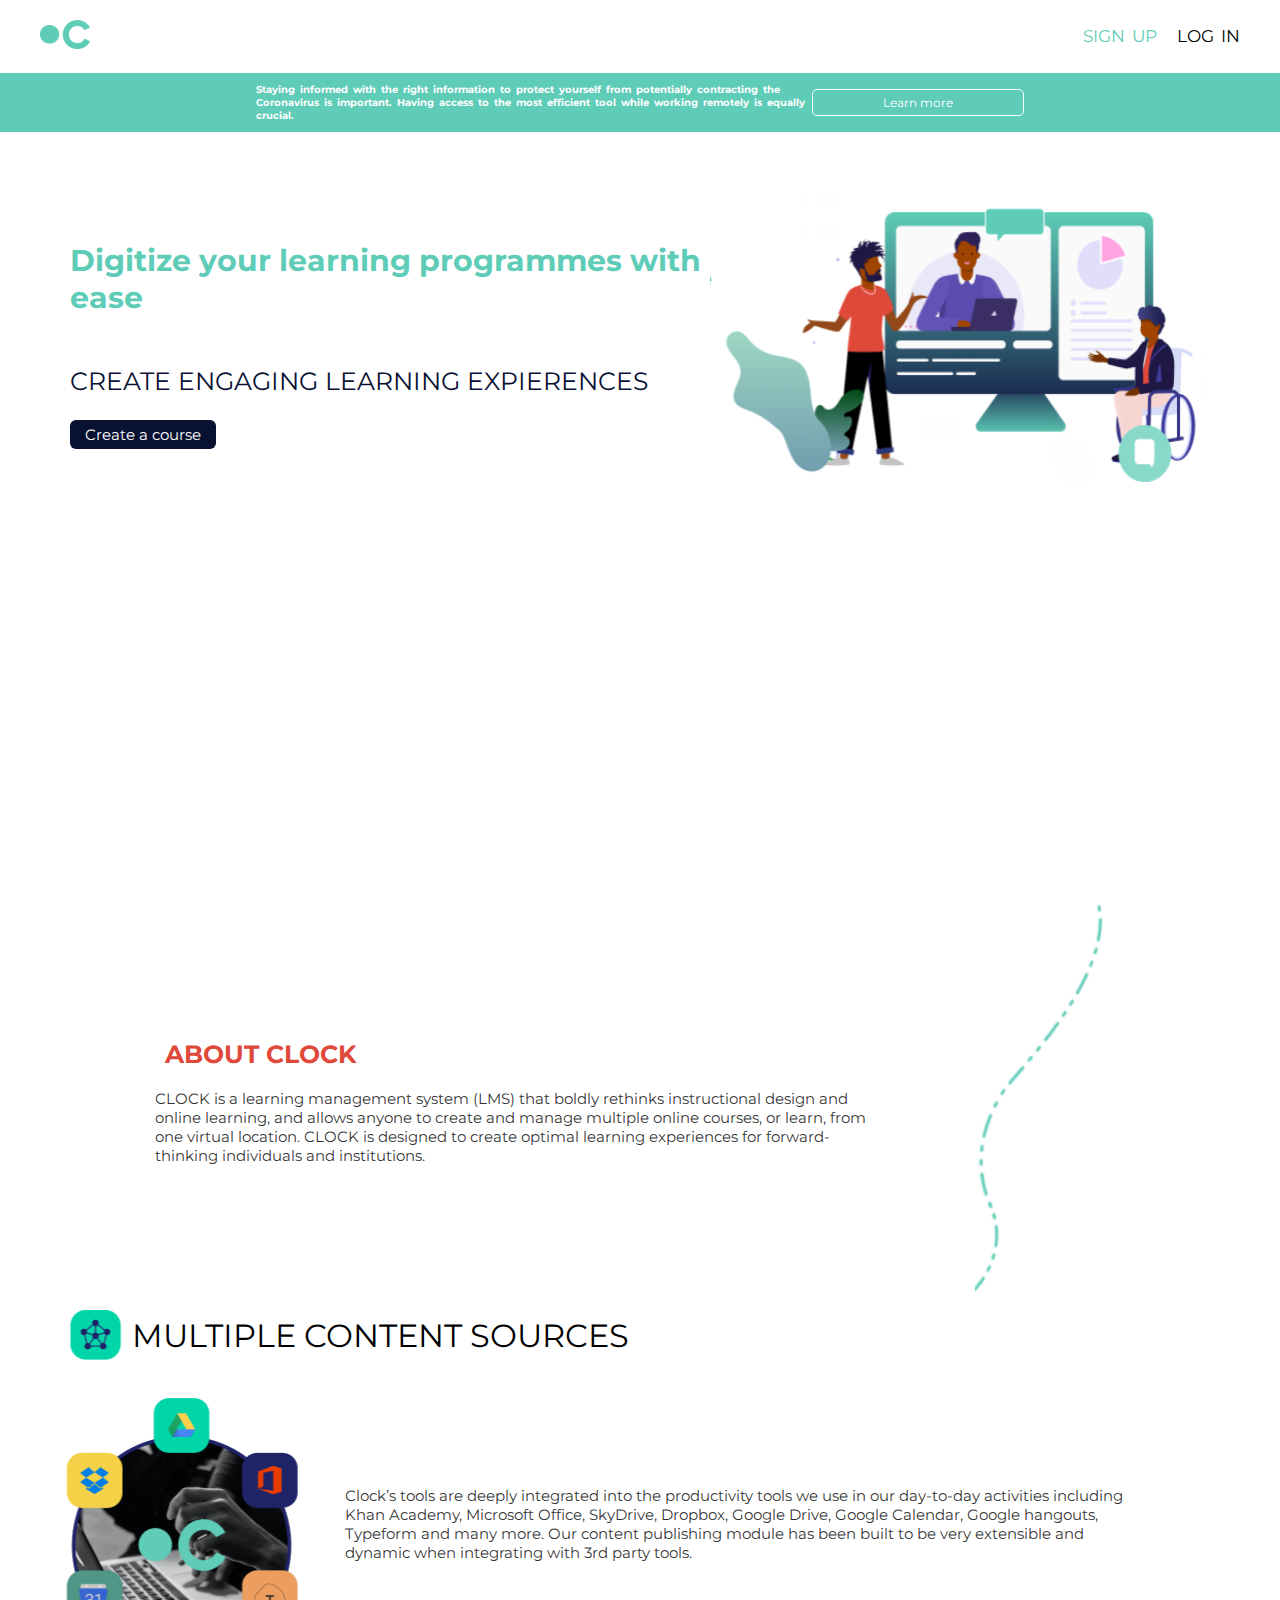
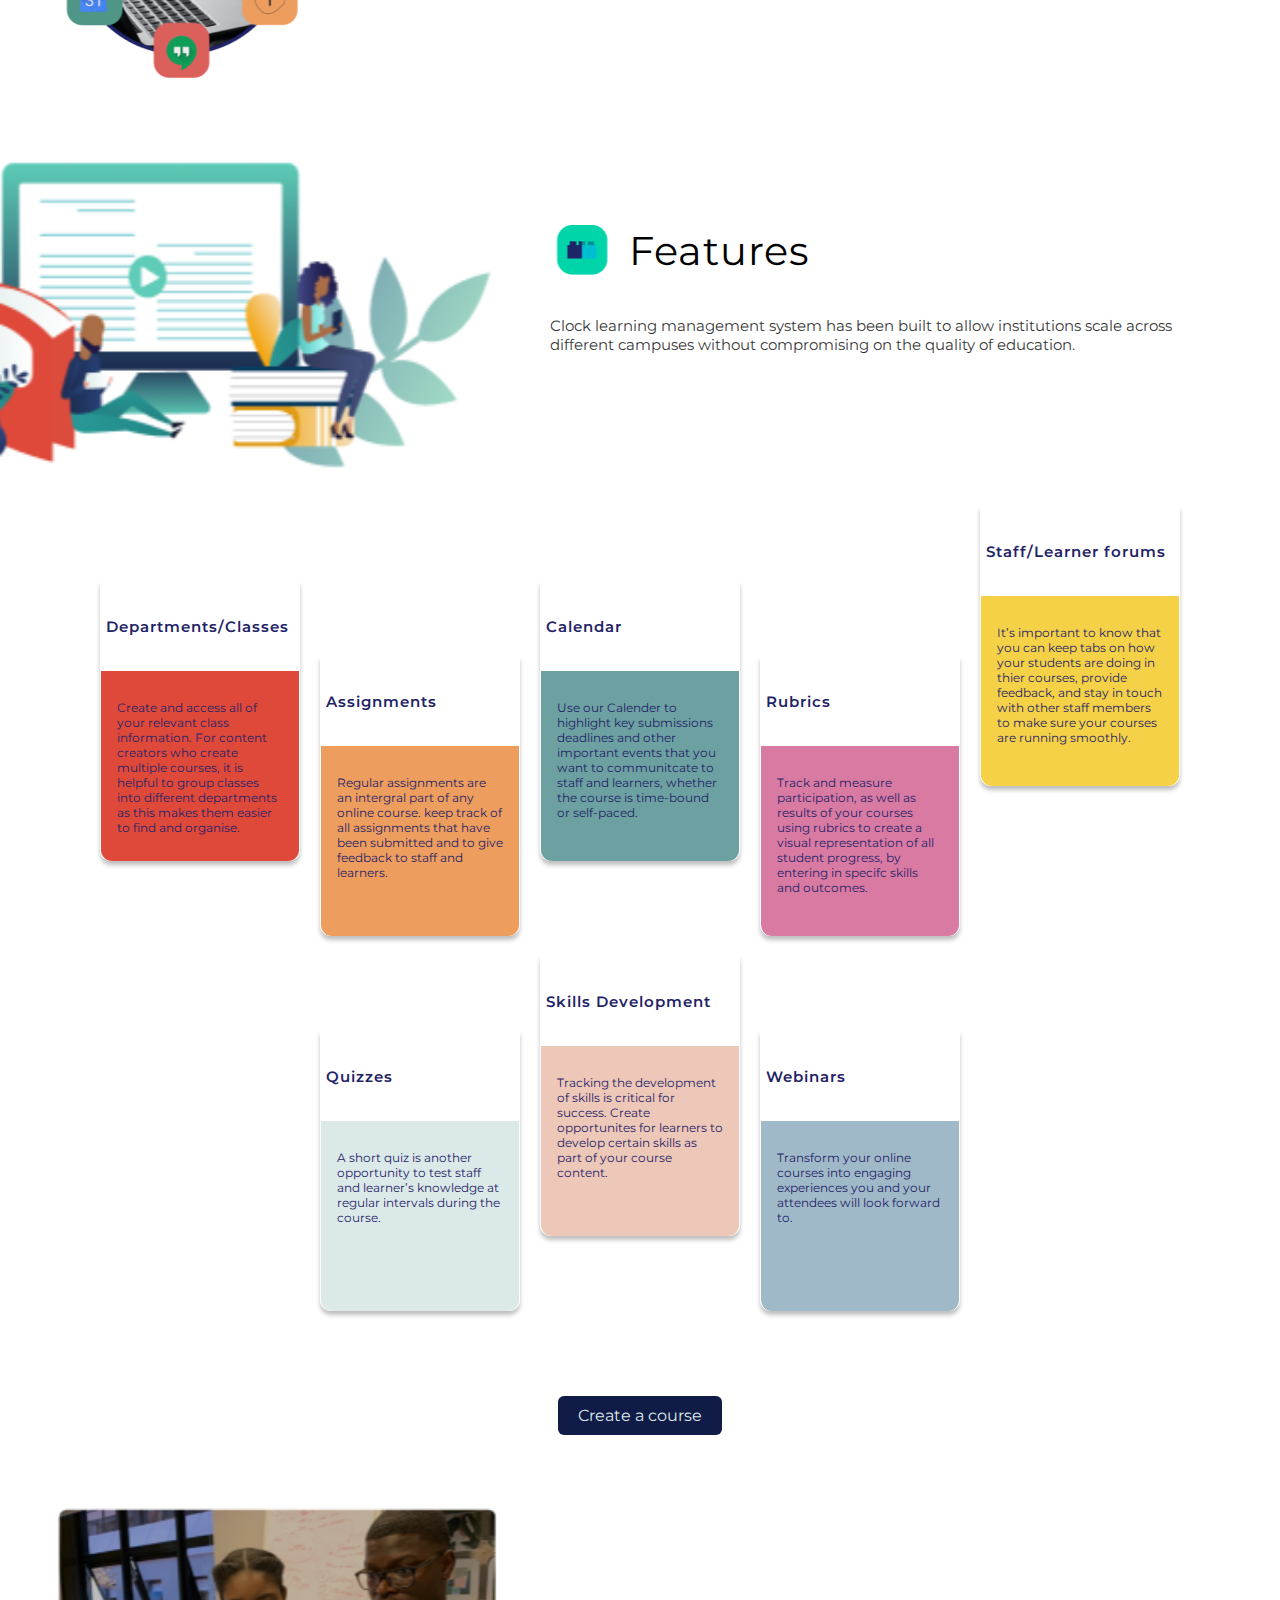
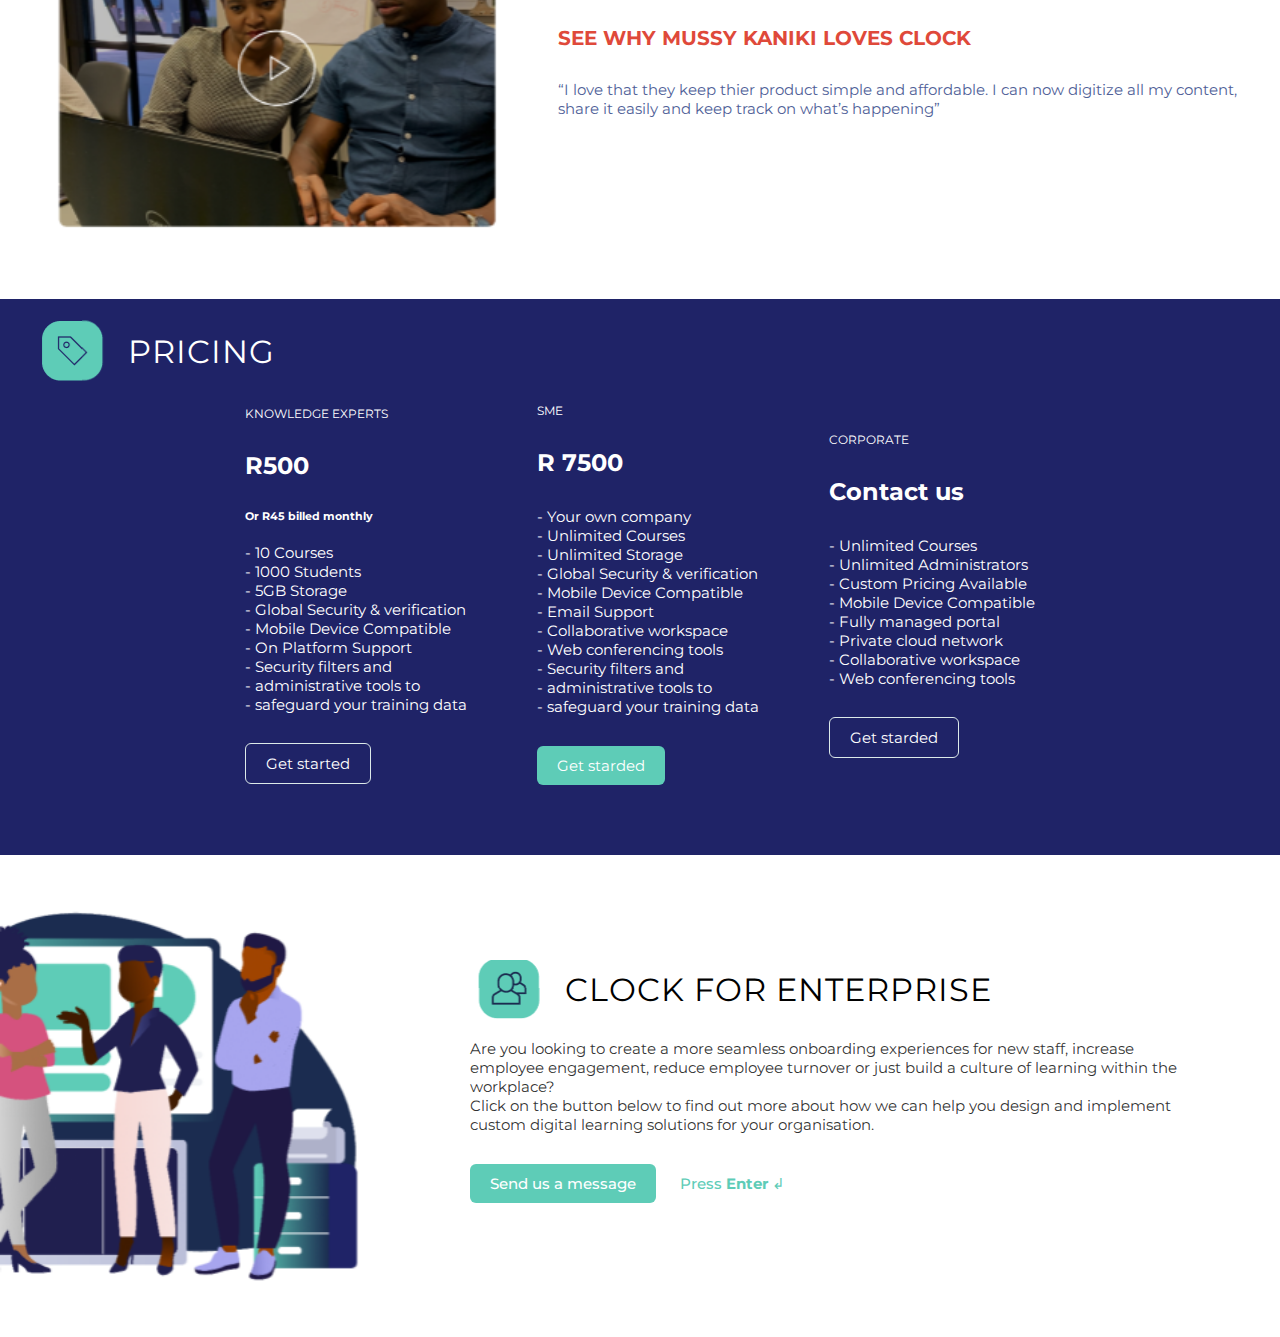
<file: second project/index.html>
<!DOCTYPE html>
<html lang="en">
<head>
    <meta charset="UTF-8">
    <meta name="viewport" content="width=device-width, initial-scale=1.0">
    <link rel="stylesheet" href="css/style.css">
    <title>Document</title>
</head>
<body>
    <section class="section1">
        <header>
            <nav class="nav1">
                <div class="logo">
                    <img src="images/eb4bf6b6c1c874b386a6bd5eb18db826.png" alt="logo">
                </div>
                <div class="link">
                    <p><a href="#" class="sign-up_btn">Sign Up</a></p>
                    <p><a href="#">log in</a></p>
                </div>
            </nav>
            <nav class="nav2">
                <p>Staying informed with the right information to protect yourself from potentially contracting the Coronavirus is important. Having access to the most efficient tool while working remotely is equally crucial.</p>
                <a href="#">Learn more</a>
            </nav>
        </header>

        <div class="middle">
            <div class="left">
                <h1>Digitize your learning programmes with ease</h1>
                <p>CREATE ENGAGING LEARNING EXPIERENCES</p>
                <p><a href="#">Create a course</a></p>
            </div>
            <div class="right">
                <img src="images/Capture d'écran 2025-04-16 094435.png" alt="">
            </div>
        </div>
    </section>

    <section class="section2">
        <div class="left">
            <h2>About Clock</h2>
            <p>CLOCK is a learning management system (LMS) that boldly rethinks instructional design and online learning, and allows anyone to create and manage multiple online courses, or learn, from one virtual location. CLOCK is designed to create optimal learning experiences for forward-thinking individuals and institutions.</p>    
        </div>
        <div class="right">
            <img src="images/Capture d'écran 2025-04-16 110056.png" alt="">
        </div>
    </section>

    <section class="section3">
        <h1> <img src="images/Capture d'écran 2025-04-16 094554.png" alt=""> Multiple content sources</h1>
        <div class="left">
            <img src="images/Capture d'écran 2025-04-16 094922.png" alt="">
            <p>Clock’s tools are deeply integrated into the productivity tools we use in our day-to-day activities including Khan Academy, Microsoft Office, SkyDrive, Dropbox, Google Drive, Google Calendar, Google hangouts, Typeform and many more. Our content publishing module has been built to be very extensible and dynamic when integrating with 3rd party tools.</p>
        </div>
    </section>

    <section class="section4">
        <div class="left">
            <img src="images/cahier.png" alt="">
        </div>
        <div class="right">
            <div>
                <h1><img src="images/Capture d'écran 2025-04-16 095312.png" alt=""> Features</h1>
            </div>
            <p>Clock learning management system has been built to allow institutions scale across different campuses without compromising on the quality of education.</p>
        </div>
    </section>

    <div class="section5">
        <div class="card">
            <div class="col14">
                <h3>Departments/Classes</h3>
                <p>Create and access all of your relevant class information. For content creators who create multiple courses, it is helpful to group classes into different departments as this makes them easier to find and organise.</p>
            </div>
            <div class="col14 coul2">
                <h3>Assignments</h3>
                <p>Regular assignments are an intergral part of any online course. keep track of all assignments that have been submitted and to give feedback to staff and learners.</p>
            </div>
            <div class="col14 coul3">
                <h3>Calendar</h3>
                <p>Use our Calender to highlight key submissions deadlines and other important events that you want to communitcate to staff and learners, whether the course is time-bound or self-paced.</p>
            </div>
            <div class="col14 coul4">
                <h3>Rubrics</h3>
                <p>Track and measure participation, as well as results of your courses using rubrics to create a visual representation of all student progress, by entering in specifc skills and outcomes.</p>
            </div>
            <div class="col14 coul5">
                <h3>Staff/Learner forums</h3>
                <p>It’s important to know that you can keep tabs on how your students are doing in thier courses, provide feedback, and stay in touch with other staff members to make sure your courses are running smoothly.</p>
            </div>
            <div class="col14 coul6">
                <h3>Quizzes</h3>
                <p>A short quiz is another opportunity to test staff and learner’s knowledge at regular intervals during the course. </p>
            </div>
            <div class="col14 coul7">
                <h3>Skills Development</h3>
                <p>Tracking the development of skills is critical for success. Create opportunites for learners to develop certain skills as part of your course content.</p>
            </div>
            <div class="col14 coul8">
                <h3>Webinars</h3>
                <p>Transform your online courses into engaging experiences you and your attendees will look forward to. </p>
            </div>
        </div>
        <p class="liens"><a href="#">Create a course</a></p>
    </div>
    
    <section class="section6">
        <div class="left">
            <img src="images/vidéo.png" alt="">
        </div>
        <div class="right">
            <h1>SEE WHY MUSSY KANIKI LOVES CLOCK</h1>
            <p>“I love that they keep thier product simple and affordable. I can now digitize all my content, share it easily and keep track on what’s happening”</p>
        </div>
    </section>

    <section class="section7">
        <h1 class="h1">
            <img src="images/Capture d'écran 2025-04-16 132011.png" alt="">
            PRICING
        </h1>
        <div class="all">
            <div class="div1">
                <h3>KNOWLEDGE EXPERTS</h3>
                <h2>R500</h2>
                <h6>Or R45 billed monthly</h6>
                <p>- 10 Courses <br>
                    - 1000 Students <br>
                    - 5GB Storage <br>
                    - Global Security & verification <br>
                    - Mobile Device Compatible <br>
                    - On Platform Support <br>
                    - Security filters and  <br>
                    - administrative tools to <br>  
                    - safeguard your training data <br>
                </p>
                <p><a href="#">Get started</a></p>
            </div>  
            <div class="div2">
                <h3>SME</h3>
                <h2>R 7500</h2>
                <p>- Your own company <br>
                    - Unlimited Courses <br>
                    - Unlimited Storage <br>
                    - Global Security & verification <br>
                    - Mobile Device Compatible <br>
                    - Email Support <br>
                    - Collaborative workspace <br>
                    - Web conferencing tools <br>
                    - Security filters and <br>
                    - administrative tools to <br>
                    - safeguard your training data  <br>
                </p>
                <p><a href="#">Get starded</a></p>
            </div>  
            <div class="div3">
                <h3>CORPORATE</h3>
                <h2>Contact us</h2>
                <p>- Unlimited Courses <br>
                    - Unlimited Administrators <br>
                    - Custom Pricing Available <br>
                    - Mobile Device Compatible <br>
                    - Fully managed portal <br>
                    - Private cloud network <br>
                    - Collaborative workspace <br>
                    - Web conferencing tools <br>                
                </p>
                <p><a href="#">Get starded</a></p>
            </div>  
        </div>
    </section>

    <section class="section8">
        <div class="left">
            <img src="images/Capture d'écran 2025-04-16 095559.png" alt="">
        </div>
        <div class="right">
            <h1> <img src="images/Capture d'écran 2025-04-16 140731.png" alt=""> CLOCK FOR ENTERPRISE</h1>
            <p>Are you looking to create a more seamless onboarding experiences for new staff, increase employee engagement, reduce employee turnover or just build a culture of learning within the workplace? <br>Click on the button below to find out more about how we can help you design and implement custom digital learning solutions for your organisation. </p>
            <p><a href="#" class="un">Send us a message</a>  <a href="#" class="deux">Press <span>Enter</span> ↲</a></p>    
        </div>
    </section>


    <footer>

    </footer>
</body>
</html>
</file>
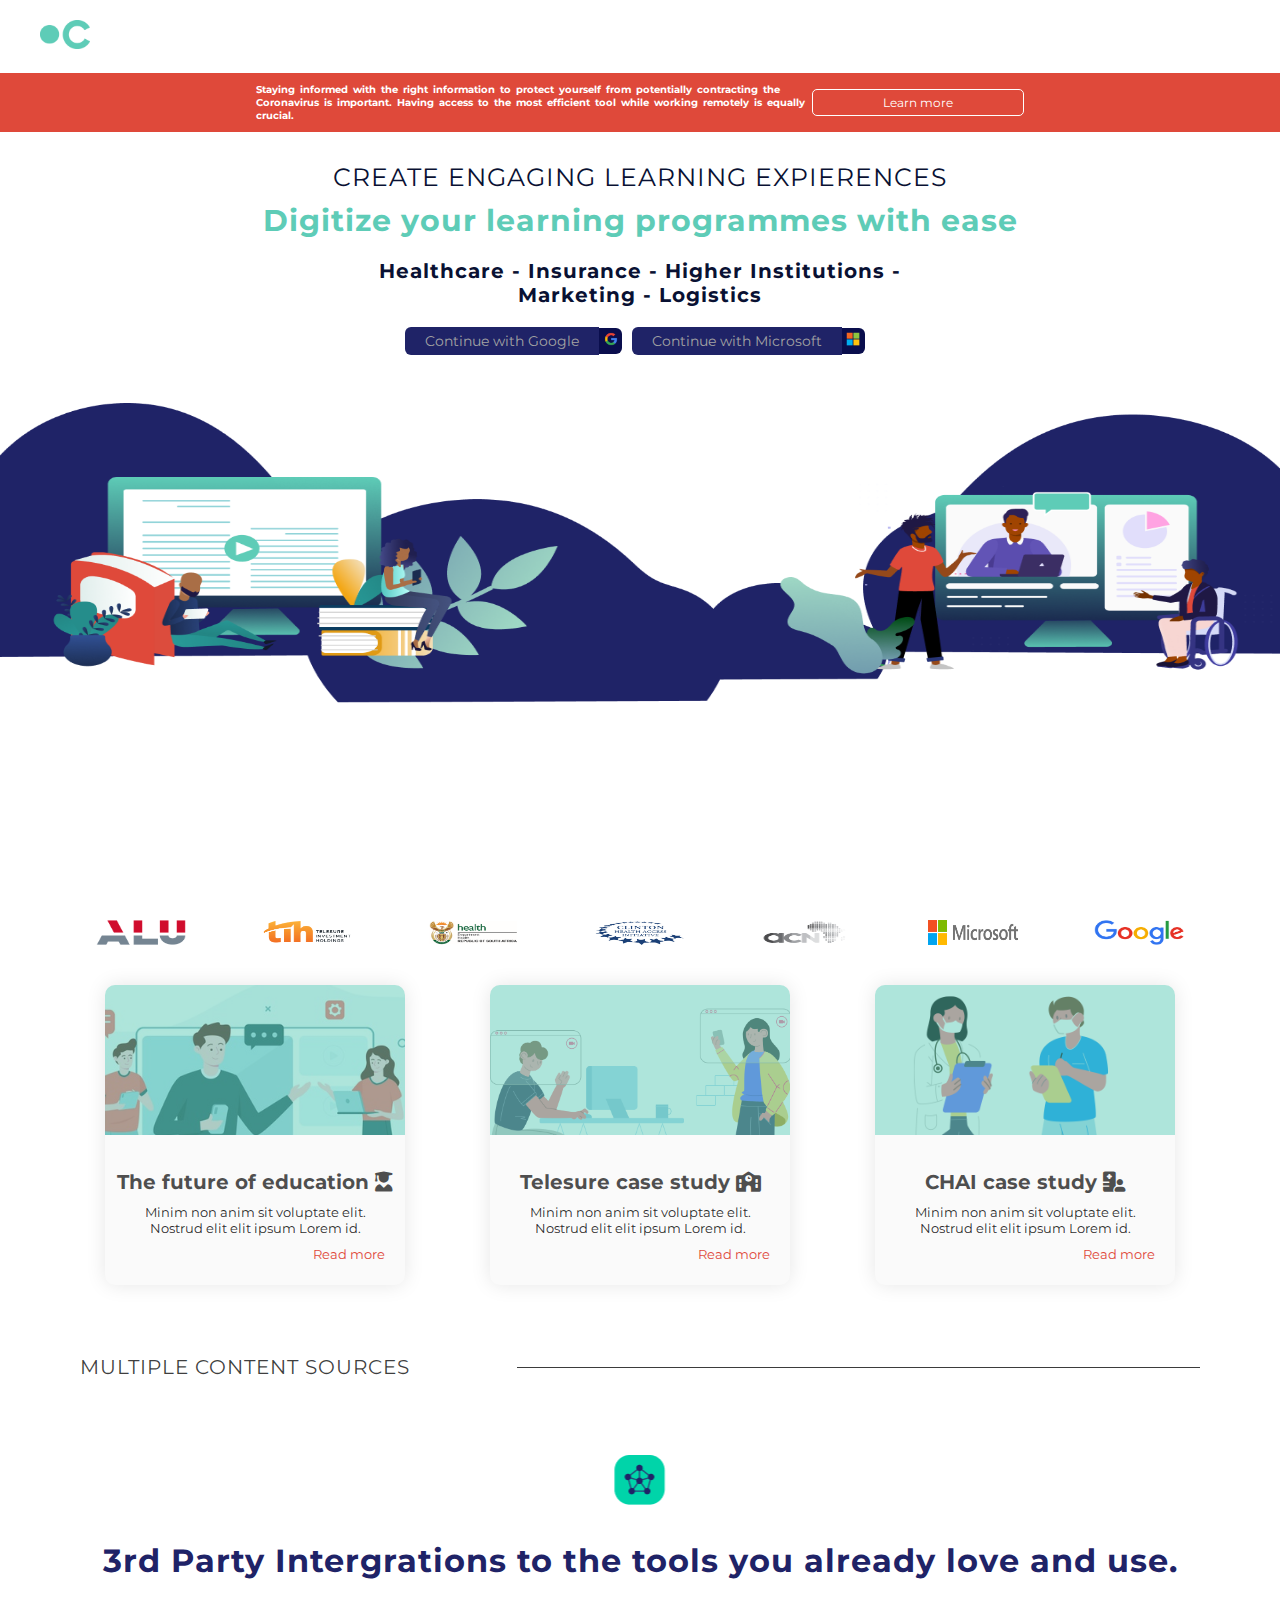
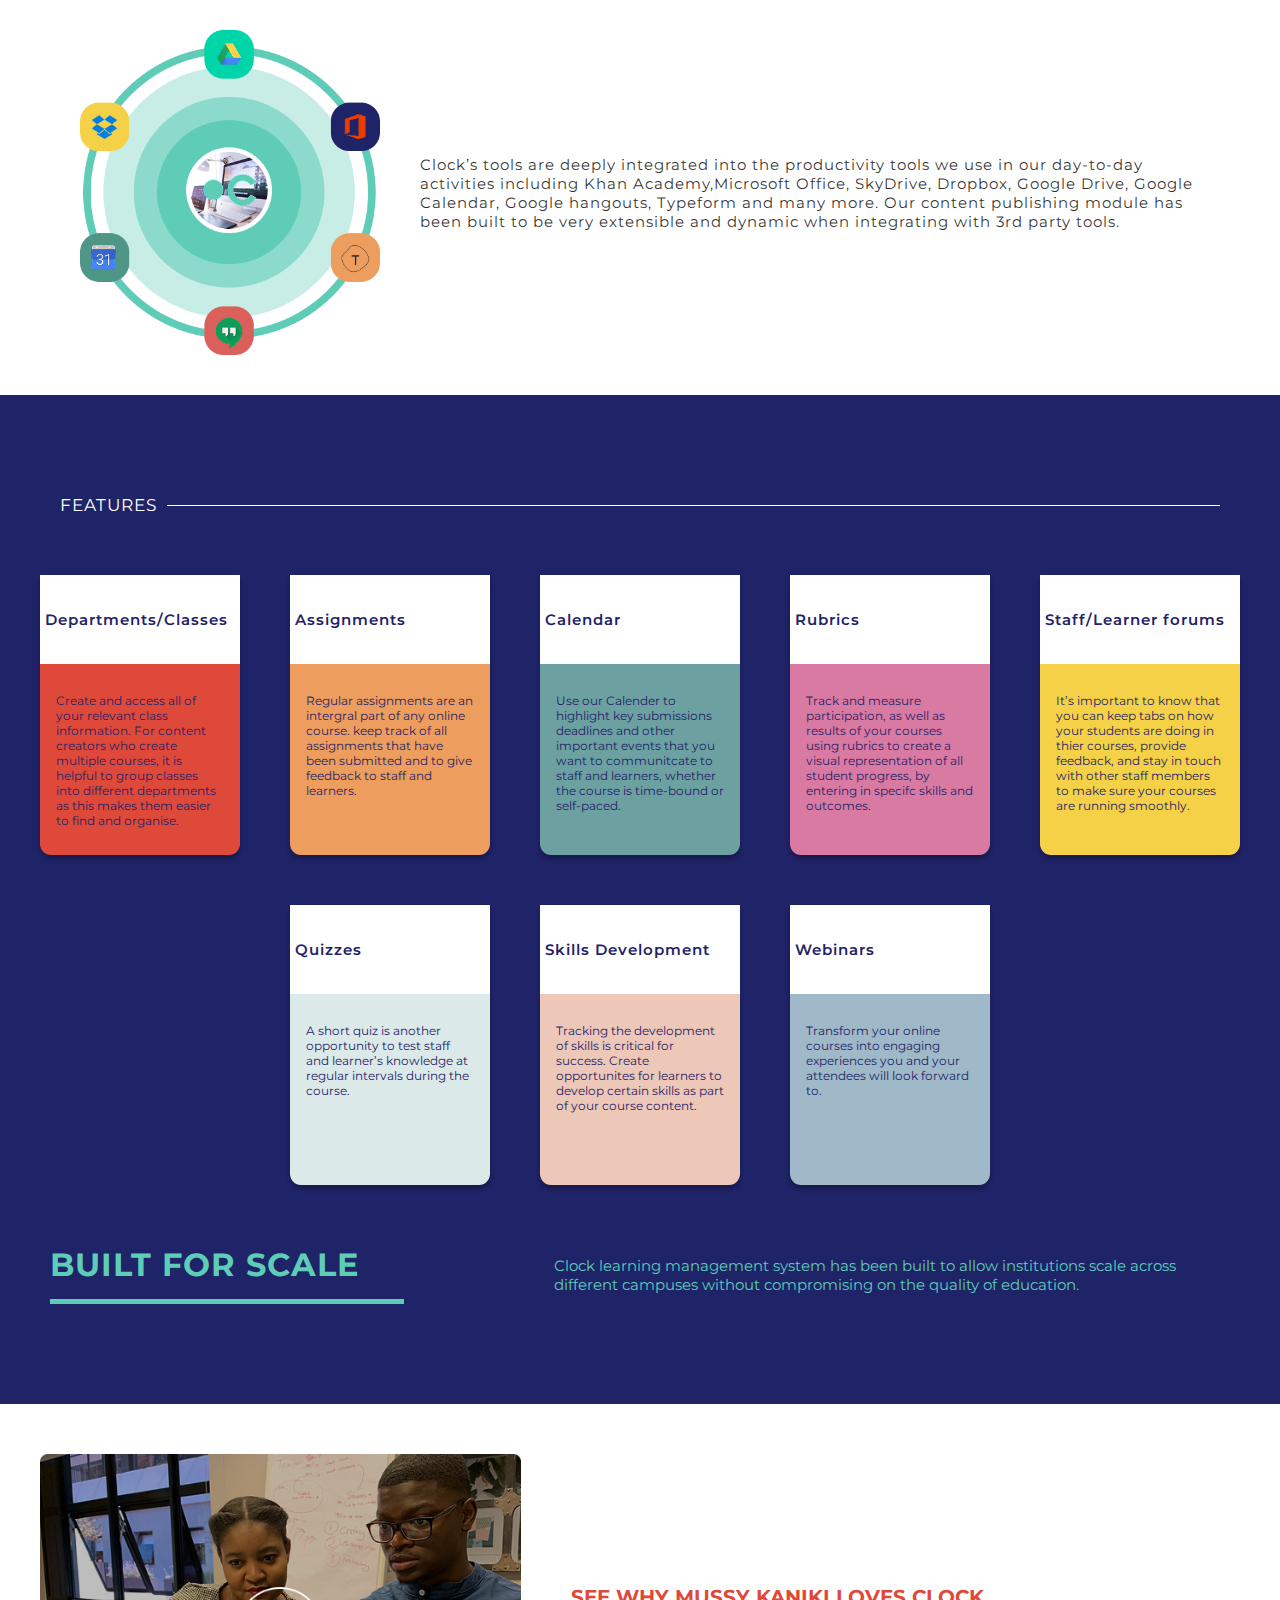
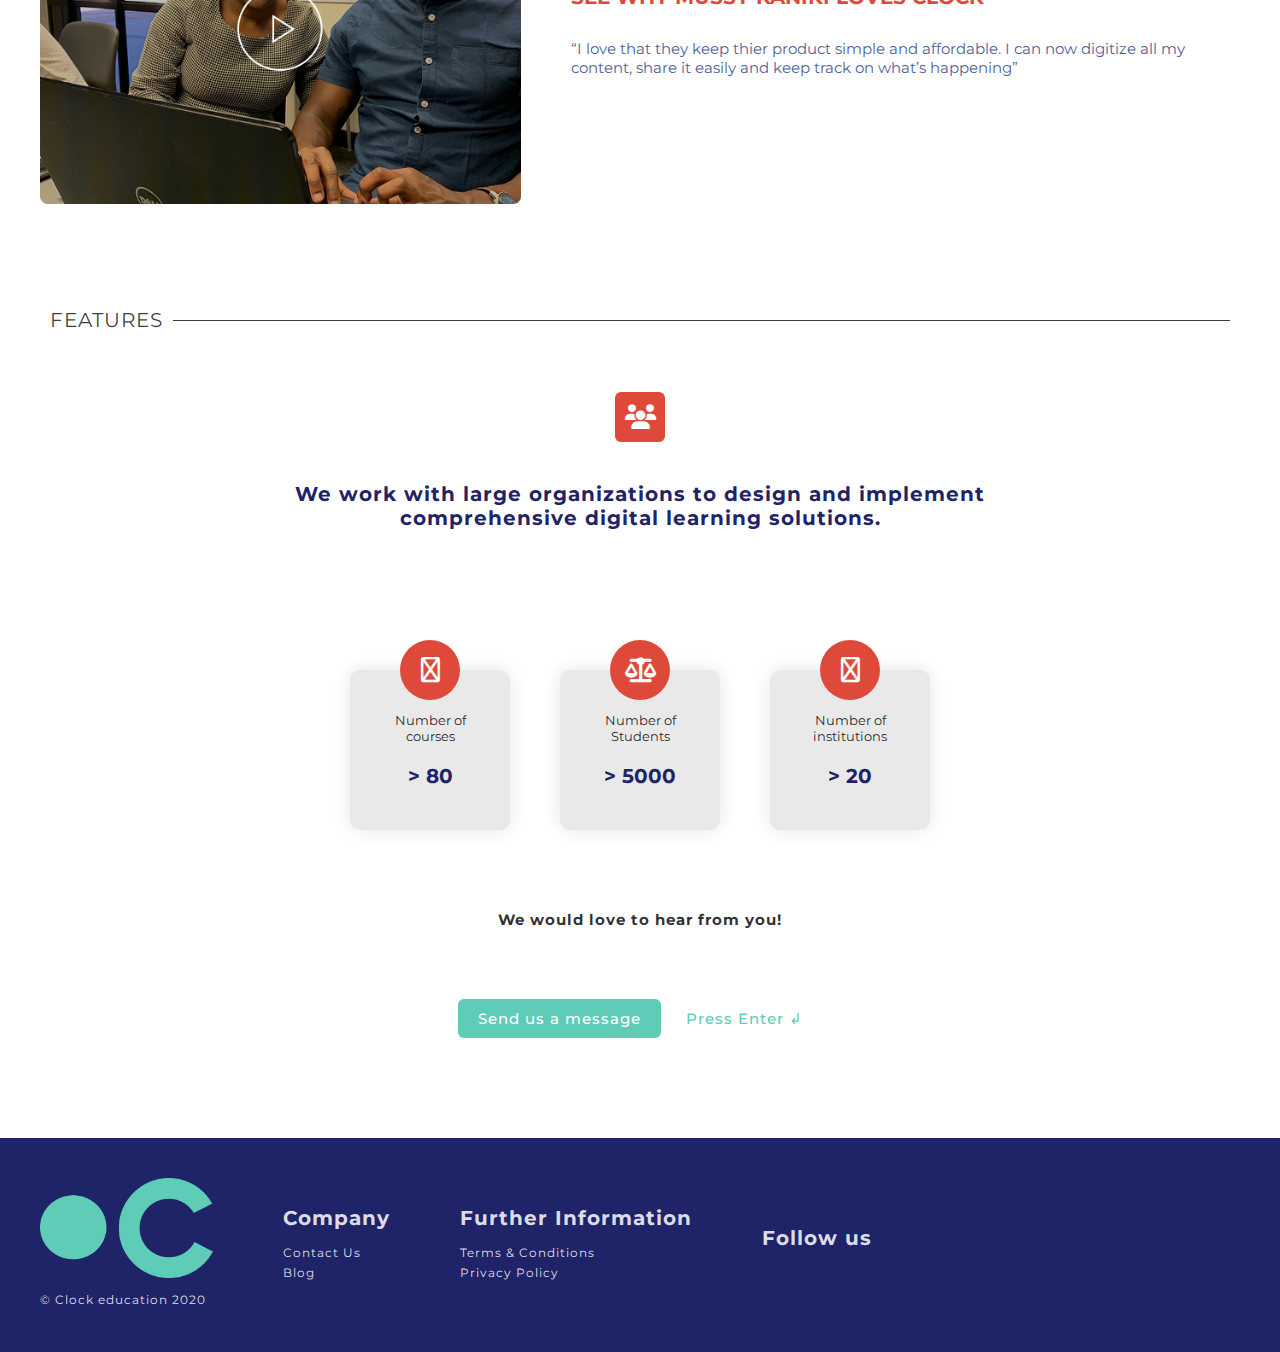
<file: thirt project/html/index.html>
<!DOCTYPE html>
<html lang="en">
<head>
    <meta charset="UTF-8">
    <meta name="viewport" content="width=device-width, initial-scale=1.0">
    <link rel="stylesheet" href="../css/style.css">
    <link rel="stylesheet" href="https://cdnjs.cloudflare.com/ajax/libs/font-awesome/6.7.2/css/all.min.css" integrity="sha512-Evv84Mr4kqVGRNSgIGL/F/aIDqQb7xQ2vcrdIwxfjThSH8CSR7PBEakCr51Ck+w+/U6swU2Im1vVX0SVk9ABhg==" crossorigin="anonymous" referrerpolicy="no-referrer" />
    <link rel="icon" href="../images/favicon (1).ico" type="image/x-icon">
    <title>Document</title>
</head>
<body>
    <section class="section1">
        <header>
            <nav class="nav1">
                <div class="logo">
                    <img src="../images/eb4bf6b6c1c874b386a6bd5eb18db826.png" alt="logo">
                </div>
            </nav>
            <nav class="nav2">
                <p>Staying informed with the right information to protect yourself from potentially contracting the Coronavirus is important. Having access to the most efficient tool while working remotely is equally crucial.</p>
                <a href="#">Learn more</a>
            </nav>
        </header>

        <div class="middle">
            <p class="create">CREATE ENGAGING LEARNING EXPIERENCES</p>
            <h2 class="digit">Digitize your learning programmes with ease</h2>
            <p class="text">Healthcare - Insurance - Higher Institutions - <br> Marketing - Logistics</p>
            <p class="link"><span><a href="#">Continue with Google</a> <b><img src="../images/Google_Icons-09-512.webp" alt=""></b> </span>  <span><a href="#">Continue with Microsoft</a> <b><img src="../images/pngimg.com - microsoft_PNG5.png" alt=""></b> </span></p>
            <img src="../images/Group 83.png" alt="" class="bg1">
            <!-- <div class="coul"></div> -->
        </div>
        
    </section>

    <section class="section2">
        <div class="logo">
            <img src="../images/438331cc5d360bc71fdc2987a170d173.png" alt="">
            <img src="../images/5e9e8fc138778f45f65ae85c43d65c7b.png" alt="">
            <img src="../images/eeff5ce6aa4119922ed09a82846f0586.png" alt="">
            <img src="../images/c172ba3af3d3db081ec602e98bc526b3.png" alt="">
            <img src="../images/00892bcaf8d5ca732dc2581024e41ed0.png" alt="">
            <img src="../images/ba88d8f3de65c4550b6cd303a922c76e.png" alt="">
            <img src="../images/e3ee63645db5b9d6baa5acf03fc45f1a.png" alt="">
        </div>

        <div class="cards">
            <div class="col14">
                <div class="container">
                    <img src="../images/890a292bc50ac9e5bf47cd43dfb34d2b.png" alt="">
                    <div class="couleur"></div>
                </div>
                <div class="div2">
                    <h3>The future of education <i class="fa-solid fa-user-graduate"></i></h3>
                    <p>Minim non anim sit voluptate elit. Nostrud elit elit ipsum Lorem id.</p>
                    <p class="link"> <a href="#">Read more</a></p>
                </div>
            </div>
            <div class="col14">
                <div class="container">
                    <img src="../images/a2c3f1b7f9167c70adbfe63e935131e6.png" alt="">
                    <div class="couleur"></div>
                </div>
                <div class="div2">
                    <h3>Telesure case study <i class="fa-solid fa-school"></i></h3>
                    <p>Minim non anim sit voluptate elit. Nostrud elit elit ipsum Lorem id.</p>
                    <p class="link"> <a href="#">Read more</a></p>
                </div>
            </div>
            <div class="col14">
                <div class="container">
                    <img src="../images/fa587f85fa65e02038c8d8f231014be3.png" alt="">
                    <div class="couleur"></div>
                </div>
                <div class="div2">
                    <h3>CHAI case study <i class="fa-solid fa-hospital-user"></i></h3>
                    <p>Minim non anim sit voluptate elit. Nostrud elit elit ipsum Lorem id.</p>
                    <p class="link"> <a href="#">Read more</a></p>
                </div>
            </div>        
        </div>

        <div class="transition">
            <p>Multiple content sources</p>
            <div class="trait"></div>
        </div>
    </section>

    <section class="section3">
        <div class="head">
            <img src="../images/Capture d'écran 2025-04-16 094554.png" alt="">
            <h1>3rd Party Intergrations to the tools you already love and use.</h1>
        </div>
        <div class="appli">
            <img src="../images/Group 51.png" alt="">
            <p>Clock’s tools are deeply integrated into the productivity tools we use in our day-to-day activities including Khan Academy,Microsoft Office, SkyDrive, Dropbox, Google Drive, Google Calendar, Google hangouts, Typeform and many more. Our content publishing module has been built to be very extensible and dynamic when integrating with 3rd party tools.</p>
        </div>
    </section>

    <section class="section4">
        <div class="transition">
            <p>FEATURES</p>
            <div class="trait"></div>
        </div>


        <div class="card">
            <div class="col14">
                <h3>Departments/Classes</h3>
                <p>Create and access all of your relevant class information. For content creators who create multiple courses, it is helpful to group classes into different departments as this makes them easier to find and organise.</p>
            </div>
            <div class="col14 coul2">
                <h3>Assignments</h3>
                <p>Regular assignments are an intergral part of any online course. keep track of all assignments that have been submitted and to give feedback to staff and learners.</p>
            </div>
            <div class="col14 coul3">
                <h3>Calendar</h3>
                <p>Use our Calender to highlight key submissions deadlines and other important events that you want to communitcate to staff and learners, whether the course is time-bound or self-paced.</p>
            </div>
            <div class="col14 coul4">
                <h3>Rubrics</h3>
                <p>Track and measure participation, as well as results of your courses using rubrics to create a visual representation of all student progress, by entering in specifc skills and outcomes.</p>
            </div>
            <div class="col14 coul5">
                <h3>Staff/Learner forums</h3>
                <p>It’s important to know that you can keep tabs on how your students are doing in thier courses, provide feedback, and stay in touch with other staff members to make sure your courses are running smoothly.</p>
            </div>
            <div class="col14 coul6">
                <h3>Quizzes</h3>
                <p>A short quiz is another opportunity to test staff and learner’s knowledge at regular intervals during the course. </p>
            </div>
            <div class="col14 coul7">
                <h3>Skills Development</h3>
                <p>Tracking the development of skills is critical for success. Create opportunites for learners to develop certain skills as part of your course content.</p>
            </div>
            <div class="col14 coul8">
                <h3>Webinars</h3>
                <p>Transform your online courses into engaging experiences you and your attendees will look forward to. </p>
            </div>
        </div>

        <div class="bottom">
            <h1>BUILT FOR SCALE</h1>
            <p>Clock learning management system has been built to allow institutions scale across different campuses without compromising on the quality of education.</p>
        </div>
    </section>

    <section class="section6">
        <div class="left">
            <img src="../images/Group 58.png" alt="">
        </div>
        <div class="right">
            <h1>SEE WHY MUSSY KANIKI LOVES CLOCK</h1>
            <p>“I love that they keep thier product simple and affordable. I can now digitize all my content, share it easily and keep track on what’s happening”</p>
        </div>
    </section>

    <section class="section7">
        <div class="transition">
            <p>FEATURES</p>
            <div class="trait"></div>
        </div>


        <div class="big">
            <div class="div1">
                <div>
                    <i class="fa-solid fa-users"></i>
                </div>
                <p>We work with large organizations to design and implement comprehensive digital learning solutions.</p>
            </div>
    
            <div class="div2">
                <div class="card">
                    <div class="ic">
                        <i class="fa-regular fa-layer-group"></i>
                    </div>
                    <div class="col12">
                        <p>Number of courses</p>
                        <h3>> 80</h3>
                    </div>    
                </div>

                <div class="card">
                    <div  class="ic">
                        <i class="fa-solid fa-scale-balanced"></i>
                    </div>
                    <div class="col12">
                        <p>Number of Students</p>
                        <h3>> 5000</h3>
                    </div>    
                </div>

                <div class="card">
                    <div  class="ic">
                        <i class="fa-regular fa-globe"></i>
                    </div>
                    <div class="col12">
                        <p>Number of institutions</p>
                        <h3>> 20</h3>
                    </div>    
                </div>
            </div>
    
            <div class="div3">
                <p>We would love to hear from you!</p>
                <p><a href="#" class="un">Send us a message</a>  <a href="#" class="deux">Press <span>Enter</span> ↲</a></p>    
            </div>    
        </div>
    </section>

    <footer>
        <div class="footer1">
            <div class="logo">
                <img src="../images/eb4bf6b6c1c874b386a6bd5eb18db826.png" alt="logo">
            </div>
            <p>© Clock education 2020</p>
        </div>
        <div class="footer2">
            <h2>Company</h2>
            <p>Contact Us</p>
            <p>Blog</p>
        </div>
        <div class="footer3">
            <h2>Further Information</h2>
            <p>Terms & Conditions</p>
            <p>Privacy Policy</p>
        </div>
        <div class="footer4">
            <h2>Follow us</h2>
            <p></p>
        </div>
    </footer>


</body>
</html>
</file>
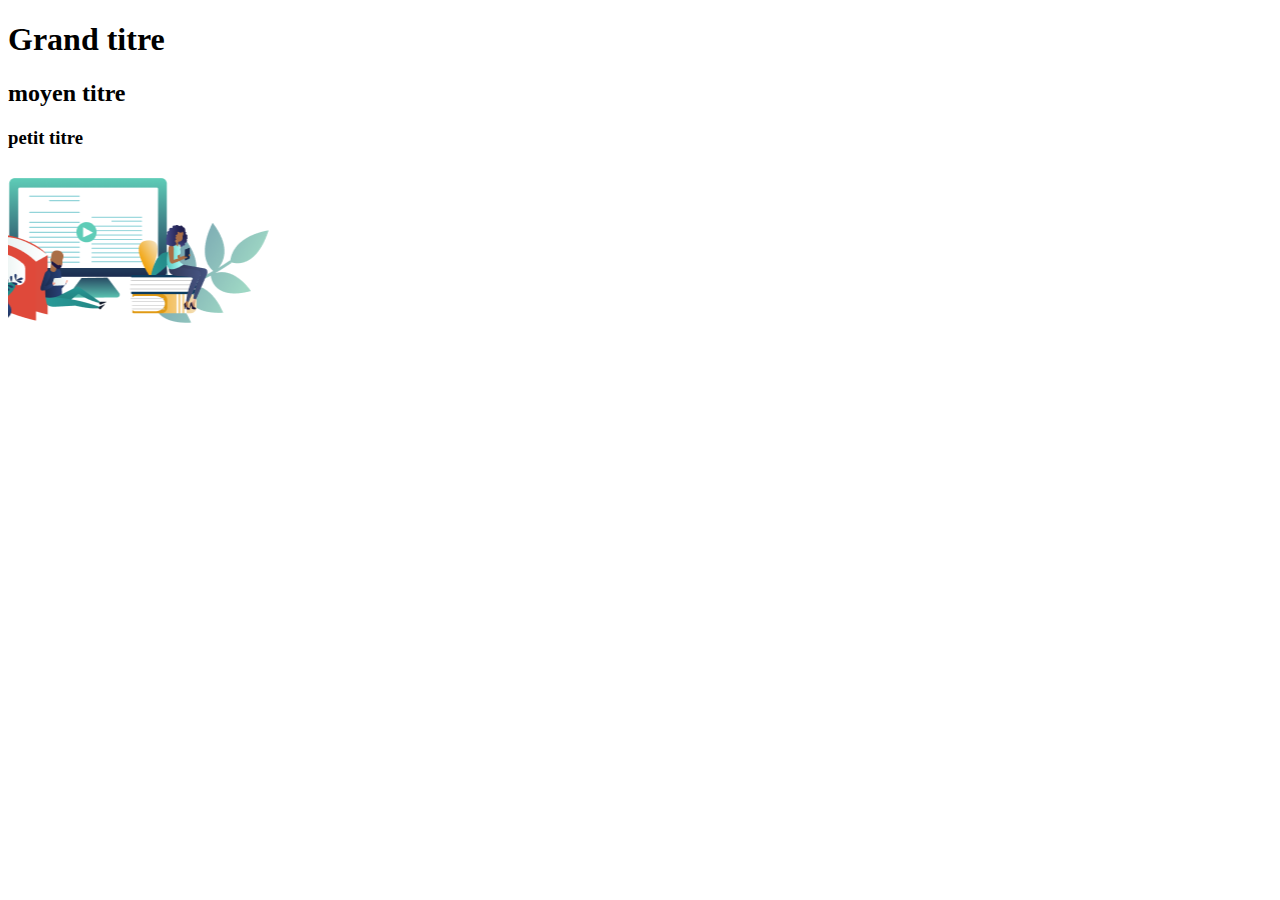
<file: second project/html/test.html>
<!DOCTYPE html>
<html lang="en">
<head>
    <meta charset="UTF-8">
    <meta name="viewport" content="width=device-width, initial-scale=1.0">
    <title>Acceuil</title>
</head>
<body>
    <section>
        <h1>Grand titre</h1>
        <h2>moyen titre</h2>
        <h3>petit titre</h3>

        <img src="../images/cahier.png" alt="">
    </section>
</body>
</html>
</file>
<file: second project/css/style.css>
@import url('https://fonts.googleapis.com/css2?family=Cormorant+Garamond:ital,wght@0,300;0,400;0,500;0,600;0,700;1,300;1,400;1,500;1,600;1,700&family=DM+Sans:ital,opsz,wght@0,9..40,100..1000;1,9..40,100..1000&family=DM+Serif+Display:ital@0;1&family=Dancing+Script:wght@400..700&family=Estonia&family=Faculty+Glyphic&family=Gothic+A1&family=Great+Vibes&family=League+Spartan:wght@100..900&family=Montserrat:ital,wght@0,100..900;1,100..900&family=Playfair+Display:ital,wght@0,400..900;1,400..900&family=Playwrite+HR+Lijeva:wght@100..400&family=Poppins:ital,wght@0,100;0,200;0,300;0,400;0,500;0,600;0,700;0,800;0,900;1,100;1,200;1,300;1,400;1,500;1,600;1,700;1,800;1,900&family=Roboto:ital,wght@0,100..900;1,100..900&family=Source+Serif+4:ital,opsz,wght@0,8..60,200..900;1,8..60,200..900&display=swap');

*{
    margin: 0;
    padding: 0;
    box-sizing: border-box;
    font-family:  "Montserrat", sans-serif;
}

.section1{
    width: 100%;
    min-height: 100vh;
}

header .nav1 {
    display: flex;
    align-items: center;
    justify-content: space-between;
    padding: 20px 40px;
}

header .nav1 .logo img {
    width: 50px;
}

header .nav1 .link {
    display: flex;
    align-items: center;
    justify-content: space-between;
    gap: 20px;
}

header .nav1 .link a {
    text-decoration: none;
    font-size: 17px;
    color: black;
    word-spacing: 3px;
    text-transform: uppercase;
}

header .nav1 .link .sign-up_btn {
    color: rgba(94, 204, 183, 1);
    margin-left: 20px;
}

/* header .nav1 .link a:hover {
    color: #f2f2f2;
} */

header .nav2 {
    display: flex;
    align-items: center;
    justify-content: center;
    padding: 10px 20%;
    background-color: rgba(94, 204, 183, 1);
}

header .nav2 p{
    /* text-align: center; */
    font-size: 10px;
    color: rgba(255, 255, 255, 1);
    font-weight: bold;
    word-spacing: 2px;
}

header .nav2 a {
    padding: 5px 20px;
    color: rgba(255, 255, 255, 1);
    text-decoration: none;
    border: 1px solid rgba(255, 255, 255, 1);
    border-radius: 5px;
    text-align: justify;
    font-size: 12px;
    text-align: center;
    width: 50%;
}

.section1 .middle {
    display: flex;
    align-items: center;
    justify-content: center;
    padding: 50px 70px;
}

.middle .right img {
    height: 300px;
    width: 500px;
}

.middle .left h1 {
    font-size: 30px;
    color: rgba(94, 204, 183, 1);
    letter-spacing: 1%;
    margin-bottom: 50px;
    margin-top: 40px;
    font-weight: 700;
}

.middle .left p{
    color: rgba(9, 17, 51, 1);
    letter-spacing: 1%;
    font-size: 25px;
    margin-bottom: 20px;
    font-weight: 400;
}

.middle .left p a {
    font-size: 15px;
    background-color: rgba(9, 17, 51, 1);
    padding: 5px 15px;
    text-align: center;
    color: rgba(255, 255, 255, 1);
    border-radius: 6px;
    text-decoration: none;
}


/* DÉBUT DE LA DEUXIEME SECTION */
.section2 {
    display: flex;
    align-items: center;
    justify-content: center;
    padding: 0px 40px;
    max-height: 90vh;
}

.section2 .left {
    width: 60%;
    margin-right: 50px;
}

.section2 .left h2 {
    color: rgba(223, 73, 58, 1);
    font-size: 25px;
    margin: 0px 10px;
    letter-spacing: 2%;
    text-transform: uppercase;
    margin-bottom: 20px;
}

.section2 .left p {
    font-size: 15px;
    letter-spacing: 5%;
    color: rgba(1, 1, 1, 0.822);
}

.section2 .right img{
    height: 400px;
    width: 150px;
    margin-left: 50px;
}



/* modélisation de la troisieme section */
.section3 {
    padding: 0px 80px 0px 60px;
}

.section3 h1 {
    /* justify-content: center; */
    display: flex;
    align-items: center;
    font-weight: 400;
    text-transform: uppercase;
    color: rgba(0, 0, 0, 1);
}

.section3 .left {
    display: flex;
    align-items: center;
    justify-content: space-between;
    padding-right: 70px;
}

.section3 .left img {
    margin: 20px 40px 0px 0px;
}

.section3 .left p {
    letter-spacing: 5%;
    font-size: 15px;
    color: rgba(1, 1, 1, 0.822);
}



/* mod.lisation de la section 4  */
.section4 {
    display: flex;
    justify-content: center;
    align-items: center;
}

.section4 .left img {
    width: 500px;
    margin-top: 60px;
    height: 350px;
    margin-right: 50px;
}

.section4 .right div {
    display: flex;
    align-items: center;
}


.section4 .right div h1 {
    display: flex;
    align-items: center;
    font-weight: 400;
    color: rgba(0, 0, 0, 1);
    font-size: 40px;
    letter-spacing: 1px;
    gap: 15px;
    margin-bottom: 40px;
}

.section4 .right p {
    letter-spacing: 5%;
    font-size: 15px;
    color: rgba(1, 1, 1, 0.822);
    padding-right: 100px;
}


/* modélisation de l4 section 5  */
.section5 .card {
    display: flex;
    align-items: center;
    justify-content: center;
    flex-wrap: wrap;
    padding: 10px 40px;
    gap: 20px;
}

.section5 .card .col14 {
    border: 1px solid rgba(255, 255, 255, 1);
    box-shadow: 0px 4px 4px 0px rgba(0, 0, 0, 0.25);
    height: 280px;
    width: 200px;
    border-radius: 0px 0px 11px 11px ;
}

.section5 .card .col14 h3 {
    font-weight: 600;
    font-size: 15px;
    color: rgba(31, 35, 103, 1);
    padding: 35px 5px;
    letter-spacing: 1px;
}

.section5 .card .col14 p {
    padding: 29px 16px;
    font-size: 12px;
    color: rgba(31, 35, 103, 1);
    background-color: rgba(223, 73, 58, 1);
    height: 68.5%;
    border-radius: 0px 0px 11px 11px ;
    position: relative;
}

.section5 .card .coul2 p {
    background-color: rgba(237, 157, 94, 1);
}
.section5 .card .coul3 p {
    background-color: rgba(109, 160, 161, 1);
}
.section5 .card .coul4 p {
    background-color: rgba(217, 122, 163, 1);
}
.section5 .card .coul5 p {
    background-color: rgba(244, 209, 71, 1);
}
.section5 .card .coul6 p {
    background-color: rgba(220, 233, 233, 1);
}
.section5 .card .coul7 p {
    background-color: rgba(237, 199, 184, 1);
}
.section5 .card .coul8 p {
    background-color: rgba(159, 185, 200, 1);
}

.section5 .card .coul2,.coul4 {
    margin-top: 150px;
}

.section5 .card .coul5,.coul7 {
    margin-bottom: 150px;
}

.section5 .liens {
    display: flex;
    align-items: center;
    justify-content: center;
    margin-bottom: 50px;
}

.section5 .liens a {
    color: rgba(220, 233, 233, 1);
    text-decoration: none;
    padding: 10px 20px;
    background-color: rgba(17, 27, 71, 1);
    border-radius: 6px;
}


/* modelisation de la section 6  */
.section6 {
    padding: 10px 40px;
    display: flex;
    align-items: center;
    justify-content: center;
    gap: 50px;
}

.section6 .left img{
    height: 350px;
}

.section6 .right h1 {
    color: rgba(223, 73, 58, 1);
    font-weight: 700;
    font-size: 20px;
    margin-bottom: 30px;
}

.section6 .right p {
    color: rgba(80, 95, 152, 1);
    font-size: 15px;
}


/* modélisation de la section 7 */
.section7{
    background-color: rgba(31, 35, 103, 1);
    padding: 20px 30px;
    color: rgba(255, 255, 255, 1);
    margin-top: 40px;
}

.section7 h1 {
    display: flex;
    align-items: center;
    font-weight: 400;
    letter-spacing: 1px;
    text-transform: capitalize;
    gap: 20px;
    width: 100%;
}

.section7 .all {
    display: flex;
    align-items: center;
    justify-content: center;
    gap: 70px;
    padding: 20px 0px 20px 0px;
}

.section7 .all div h3 {
    font-weight: 400;
    font-size: 12px;
    margin-bottom: 30px;
}

.section7 .all div h2 {
    font-weight: 700;
    margin-bottom: 30px;
}

.section7 .all div h6 {
    margin-bottom: 20px;
}

.section7 .all div p {
    font-size: 15px;
    margin-bottom: 40px;
}

.section7 .all div p a {
    text-decoration: none;
    color: white;
    padding: 10px 20px;
    border-radius: 6px;
    border: 1px solid rgba(220, 233, 233, 1);
}

.section7 .all .div2 a {
    background-color: rgba(94, 204, 183, 1);
    border: none;
}

.section8 {
    display: flex;
    align-items: center;
    padding: 50px 0px;
}

.section8 .left img {
    width: 370px;
}

.section8 .right {
    padding: 0px 100px;
}

.section8 .right h1{
    letter-spacing: 1px;
    display: flex;
    align-items: center;
    font-weight: 400;
    color: rgba(0, 0, 0, 1);
    margin-bottom: 20px;
    gap: 20px;
}

.section8 .right p {
    color: rgba(1, 1, 1, 0.822);
    font-size: 15px;
    margin-bottom: 40px;
    font-weight: 400;
}

.section8 p a {
    text-decoration: none;
    padding: 10px 20px;
    font-weight: 500;
}

.section8 p .un {
    background-color: rgba(94, 204, 183, 1);
    color: white;
    border-radius: 6px;
}

.section8 p .deux {
    color:  rgba(94, 204, 183, 1);
}
.section8 p .deux span {
    font-weight: 700;
}
</file>
<file: thirt project/css/style.css>
@import url('https://fonts.googleapis.com/css2?family=Cormorant+Garamond:ital,wght@0,300;0,400;0,500;0,600;0,700;1,300;1,400;1,500;1,600;1,700&family=DM+Sans:ital,opsz,wght@0,9..40,100..1000;1,9..40,100..1000&family=DM+Serif+Display:ital@0;1&family=Dancing+Script:wght@400..700&family=Estonia&family=Faculty+Glyphic&family=Gothic+A1&family=Great+Vibes&family=League+Spartan:wght@100..900&family=Montserrat:ital,wght@0,100..900;1,100..900&family=Playfair+Display:ital,wght@0,400..900;1,400..900&family=Playwrite+HR+Lijeva:wght@100..400&family=Poppins:ital,wght@0,100;0,200;0,300;0,400;0,500;0,600;0,700;0,800;0,900;1,100;1,200;1,300;1,400;1,500;1,600;1,700;1,800;1,900&family=Roboto:ital,wght@0,100..900;1,100..900&family=Source+Serif+4:ital,opsz,wght@0,8..60,200..900;1,8..60,200..900&display=swap');

*{
    margin: 0;
    padding: 0;
    box-sizing: border-box;
    font-family:  "Montserrat", sans-serif;
}

.section1{
    width: 100%;
    min-height: 100vh;
    position: relative;
    overflow: hidden;
    
}

header .nav1 {
    display: flex;
    align-items: center;
    justify-content: space-between;
    padding: 20px 40px;
}

header .nav1 .logo img {
    width: 50px;
}

header .nav2 {
    display: flex;
    align-items: center;
    justify-content: center;
    padding: 10px 20%;
    background-color: rgba(223, 73, 58, 1);
}

header .nav2 p{
    /* text-align: center; */
    font-size: 10px;
    color: rgba(255, 255, 255, 1);
    font-weight: bold;
    word-spacing: 2px;
}

header .nav2 a {
    padding: 5px 20px;
    color: rgba(255, 255, 255, 1);
    text-decoration: none;
    border: 1px solid rgba(255, 255, 255, 1);
    border-radius: 5px;
    text-align: justify;
    font-size: 12px;
    text-align: center;
    width: 50%;
}

.section1 .middle {
    display: flex;
    align-items: center;
    justify-content: center;
    padding: 30px 0px 0px 0px;
    flex-direction: column;
}

.section1 .middle .create {
    color: rgba(9, 17, 51, 1);
    font-size: 25px;
    font-weight: 400;
    letter-spacing: 1px;
    margin-bottom: 10px;
}

.section1 .middle .digit {
    font-size: 30px;
    font-weight: 700;
    color: rgba(94, 204, 183, 1);
    letter-spacing: 1px;
    margin-bottom: 20px;
}

.section1 .middle .text {
    font-size: 20px;
    font-weight: 700;
    color: rgba(9, 17, 51, 1);
    letter-spacing: 1px;
    margin-bottom: 20px;
    text-align: center;
}


.section1 .middle p span img {
    width: 20px;
}
.section1 .middle p b {
    padding: 1.4px;
    background-color: rgb(10, 14, 77);
    border-radius: 0px 6px 6px 0px;
}

.section1 .middle .link{
    width: 100%;
    display: flex;
    align-items: center;
    justify-content: center;
}
.section1 .middle p span {
    display: flex;
    align-items: center;
    justify-content: center; 
    margin-right: 10px; 
}
.section1 .middle p a {
    text-decoration: none;
    font-size: 14px;
    color: rgba(164, 164, 164, 1);
    padding: 5px 20px;
    background-color: rgb(31,35,103);
    border-radius: 6px 0px 0px 6px;
}


.section1 .middle .bg1 {
    width: 100%;
    height: 300px;
    z-index: 99;
    position: relative;
    top : 48px;
}

.section1 .coul {
    background-color: rgb(31,35,103);
    height: 50px;
    width: 100%;
    position: relative;
    bottom: 0px;
    z-index: 98;
}


/* modélisation de la section 2 */

.section2 {
    width: 100%;
    padding: 20px;
}

.section2 .logo {
    display: flex;
    align-items: center;
    justify-content: space-evenly;
    margin-bottom: 20px;
}

.section2 .logo img {
    height: 25px;
    width: 90px;
}

.section2 .cards {
    display: flex;
    align-items: center;
    justify-content: space-evenly;
    flex-wrap: wrap;
    margin-top: 40px;
}

.section2 .cards .col14 {
    width: 300px;
    height: 300px;
    background-color: rgba(250, 250, 250, 1);
    border-radius: 10px;
    box-shadow: 0px 0px 20px rgba(0, 0, 0, 0.1);
    margin-bottom: 20px;
    position: relative;
    overflow: hidden;
}

.section2 .cards .col14 h3 {
    font-size: 20px;
    font-weight: 700;
    color: rgba(0, 0, 0, 0.697);
    margin: 10px 0px;
    text-align: center;
    margin-top: 20px;
}

.section2 .cards .col14 img {
    width: 100%;
    height: 150px;
    border-radius: 10px 10px 0px 0px;
    position: relative;
    object-fit: cover;
    position: absolute;
    top: 0;
    left: 0;
    z-index: 100;
}
/* degrad/ bleu de le lImage */
.section2 .col14 .couleur {
    position: absolute;
    width: 100%;
    height: 150px;
    background-color: rgba(94, 204, 183, 0.5);
    z-index: 101;
}


.section2 .col14 .div2{
    position: absolute;
    top: 55%;
}

.section2 .cards .col14 p {
    font-size: 13px;
    font-weight: 400;
    color: rgba(0, 0, 0, 0.846);
    margin: 10px 20px;
    text-align: center;
}

.section2 .cards .col14 .link {
    display: flex;
    align-items: end;
    justify-content: end;
}

.section2 .cards .col14 .link a{
    color: rgba(223, 73, 58, 1);
    text-decoration: none;
    font-style: 12px;
}

.section2 .transition {
    display: flex;
    align-items: center;
    justify-content: space-between;
    padding: 50px 60px;
    /* gap: 10px; */
}

.section2 .transition p {
    font-size: 20px;
    font-weight: 400;
    letter-spacing: 1px;
    /* width: 100%; */
    text-transform: uppercase;
    white-space: nowrap;
    color:rgba(0, 0, 0, 0.77);
    
}

.section2 .transition .trait {
    width: 61%;
    height: 1px;
    background-color: rgba(0, 0, 0, 0.77);
    border: none;
}


/* modélisatio de la section 3 */

.section3 {
    padding: 0px 40px 40px 40px;
}

.section3 .head {
    display: flex;
    align-items: center;
    justify-content: center;
    flex-direction: column;
}

.section3 .head h1 {
    color: rgba(31, 35, 103, 1);
    letter-spacing: 1px;
    font-weight: 700;
    margin: 30px 30px 50px 30px;
    text-align: center;
}

.section3 .appli {
    display: flex;
    align-items: center;
    justify-content: space-between;
    gap: 40px;
    padding: 0px 40px;
}

.section3 .appli p {
    letter-spacing: 1px;
    color: rgba(0, 0, 0, 0.812);
    font-size: 15px;
    font-weight: 400;
}

.section3 .appli img {
    width: 300px;
}


/*modelisation de la section 4  */
.section4 {
    background-color: rgba(31, 35, 103, 1);
    padding: 50px 0px;
}

.section4 .transition {
    display: flex;
    align-items: center;
    justify-content: space-between;
    padding: 50px 60px;
    gap: 10px;
}

.section4 .transition p {
    font-size: 17px;
    font-weight: 400;
    letter-spacing: 1px;
    /* width: 100%; */
    text-transform: uppercase;
    white-space: nowrap;
    color: rgba(255, 255, 255, 1);
}

.section4 .transition .trait {
    width: 100%;
    height: 1px;
    background-color: rgba(255, 255, 255, 1);
    border: none;
}



.section4 .card {
    display: flex;
    align-items: center;
    justify-content: center;
    flex-wrap: wrap;
    padding: 10px 40px;
    gap: 50px;
}

.section4 .card .col14 {
    /* border: 1px solid rgba(255, 255, 255, 1); */
    box-shadow: 0px 4px 4px 0px rgba(0, 0, 0, 0.25);
    height: 280px;
    width: 200px;
    border-radius: 0px 0px 11px 11px ;
    overflow: hidden;
    position: relative;
}

.section4 .card .col14 h3 {
    font-weight: 600;
    font-size: 15px;
    padding: 35px 5px;
    letter-spacing: 1px;
    background-color: rgba(255, 255, 255, 1);
    position: relative;
    top: 0;
    object-fit: cover;
    z-index: 100;
    color: rgba(31, 35, 103, 1);
}

.section4 .card .col14 p {
    padding: 29px 16px;
    font-size: 12px;
    color: rgba(31, 35, 103, 1);
    background-color: rgba(223, 73, 58, 1);
    height: 68.5%;
    border-radius: 0px 0px 11px 11px ;
    position: relative;
    z-index: 101;
}

/* .section4 .card .col14 div {
    border-radius: 100%;
    width: 50px;
    height: 50px;
    position: relative;
    background-color: rgba(31, 35, 103, 1);
    top: 0px;
    z-index: 102;
} */


.section4 .card .coul2 p {
    background-color: rgba(237, 157, 94, 1);
}
.section4 .card .coul3 p {
    background-color: rgba(109, 160, 161, 1);
}
.section4 .card .coul4 p {
    background-color: rgba(217, 122, 163, 1);
}
.section4 .card .coul5 p {
    background-color: rgba(244, 209, 71, 1);
}
.section4 .card .coul6 p {
    background-color: rgba(220, 233, 233, 1);
}
.section4 .card .coul7 p {
    background-color: rgba(237, 199, 184, 1);
}
.section4 .card .coul8 p {
    background-color: rgba(159, 185, 200, 1);
}

.section4 .bottom {
    display: flex;
    align-items: center;
    justify-content: space-between;
    padding: 50px;
    gap: 150px;
}

.section4 .bottom h1 {
    width:51%;
    color: rgba(94, 204, 183, 1);
    padding-bottom: 15px;
    border-bottom: 5px solid rgba(94, 204, 183, 1);
    text-transform: uppercase;
    letter-spacing: 1px;
}

.section4 .bottom p {
    color: rgba(94, 204, 183, 1);
    font-size: 15px;
    /* padding-right: 100px; */
} 


/* modélisation de la section 6 */
.section6 {
    padding: 50px 40px;
    display: flex;
    align-items: center;
    justify-content: center;
    gap: 50px;
}

.section6 .left img{
    height: 350px;
}

.section6 .right h1 {
    color: rgba(223, 73, 58, 1);
    font-weight: 700;
    font-size: 20px;
    margin-bottom: 30px;
}

.section6 .right p {
    color: rgba(80, 95, 152, 1);
    font-size: 15px;
}



/* modélisation de la section 7 */
.section7{
    padding: 50px;
}

.section7 .transition{
    display: flex;
    align-items: center;
    justify-content: space-between;
    gap: 10px;
}
.section7 .transition .trait {
    width: 90%;
    height: 1px;
    background-color: rgba(0, 0, 0, 0.77);
    border: none;
}

.section7 .transition p {
    font-size: 20px;
    font-weight: 400;
    letter-spacing: 1px;
    /* width: 100%; */
    text-transform: uppercase;
    white-space: nowrap;
    color:rgba(0, 0, 0, 0.77);   
}

.section7 .big {
    display: flex;
    align-items: center;
    justify-content: center;
    flex-direction: column;
    gap: 40px;
    padding: 60px;
}

.div1,.div3 {
    display: flex;
    align-items: center;
    justify-content: center;
    flex-direction: column;
    gap: 40px;
}

.section7 .big .div1 div{
    color: white;
    background-color: rgba(223, 73, 58, 1);
    height: 50px;
    width: 50px;
    border-radius: 6px;
    display: flex;
    align-items: center;
    justify-content: center;
    font-size: 25px;
}

.section7 .big .div1 p {
    font-size: 20px;
    font-weight: 700;
    color: rgba(31, 35, 103, 1);
    letter-spacing: 1px;
    padding: 0px 150px;
    text-align: center;
}

.section7 .big .div2 {
    display: flex;
    align-items: center;
    justify-content: center;
    gap: 50px;
    margin-top: 40px;
}

.section7 .big .div2 .col12 {
    width: 160px;
    height: 160px;
    background-color: rgba(169, 169, 169, 0.25);
    border-radius: 10px;
    box-shadow: 0px 0px 20px rgba(0, 0, 0, 0.1);
    position: relative;
    overflow: hidden;
    display: flex;
    align-items: center;
    justify-content: center;
    flex-direction: column;
    z-index: 99;
}

.section7 .big .div2 .card .ic {
    width: 60px;
    height: 60px;
    background-color: rgba(223, 73, 58, 1);
    border-radius: 100%;
    display: flex;
    align-items: center;
    justify-content: center;
    font-size: 25px;
    position: relative;
    z-index: 100;
    left: 50%;
    top: 60px;
    transform: translate(-50%, -50%);
    color: white;
}

.section7 .big .div2 .col12 h3 {
    font-size: 20px;
    font-weight: 700;
    color: rgba(31, 35, 103, 1);
    margin: 10px 0px;
    text-align: center;
}

.section7 .big .div2 .col12 p {
    font-size: 13px;
    font-weight: 400;
    color: rgba(0, 0, 0, 0.846);
    margin: 10px 20px;
    text-align: center;
}

.section7 .div3 p {
    color: rgba(1, 1, 1, 0.822);
    font-size: 15px;
    margin: 40px 0px;
    font-weight: 700;
    margin-bottom: 0px;
    letter-spacing: 1px;
}

.section7 .div3 p a {
    text-decoration: none;
    padding: 10px 20px;
    font-weight: 500;
}

.section7 .div3 p .un {
    background-color: rgba(94, 204, 183, 1);
    color: white;
    border-radius: 6px;
}

.section7 .div3 p .deux {
    color:  rgba(94, 204, 183, 1);
}
.section8 .div3 p .deux span {
    font-weight: 700;
}


/* modélisation du footer */
footer {
    display: flex;
    align-items: center;
    /* justify-content: space-between; */
    padding: 40px;
    background-color: rgba(31, 35, 103, 1);
    width: 100%;
    gap: 70px;
}

footer .footer1 .logo img {
    height: 100px;
    margin-bottom: 10px;
}
footer p  {
    font-weight: 400;
    font-size: 12px;
    color: rgba(255, 255, 255, 0.861);
    letter-spacing: 1px;
    margin-bottom: 5px;
}

footer h2 {
    font-weight: 700;
    font-size: 20px;
    color: rgba(255, 255, 255, 0.861);
    letter-spacing: 1px;
    margin-bottom: 15px;
}
</file>
